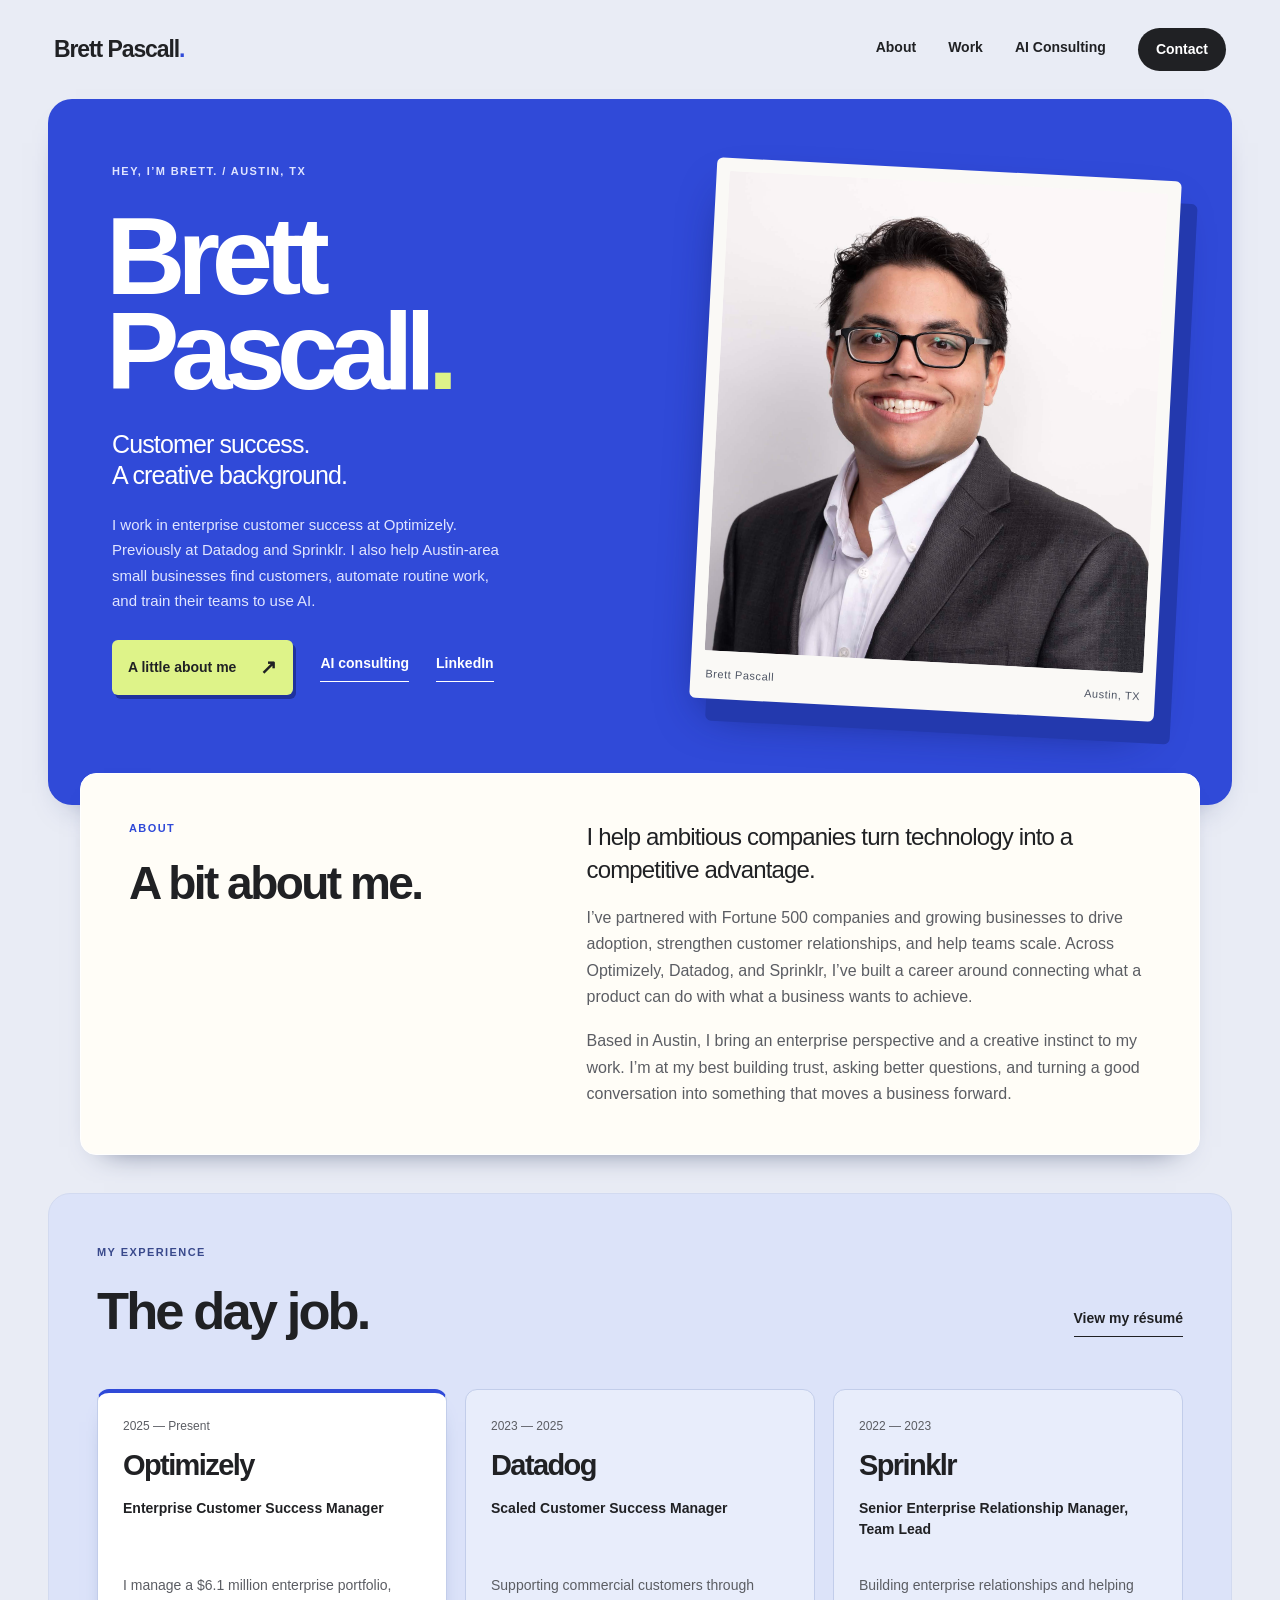
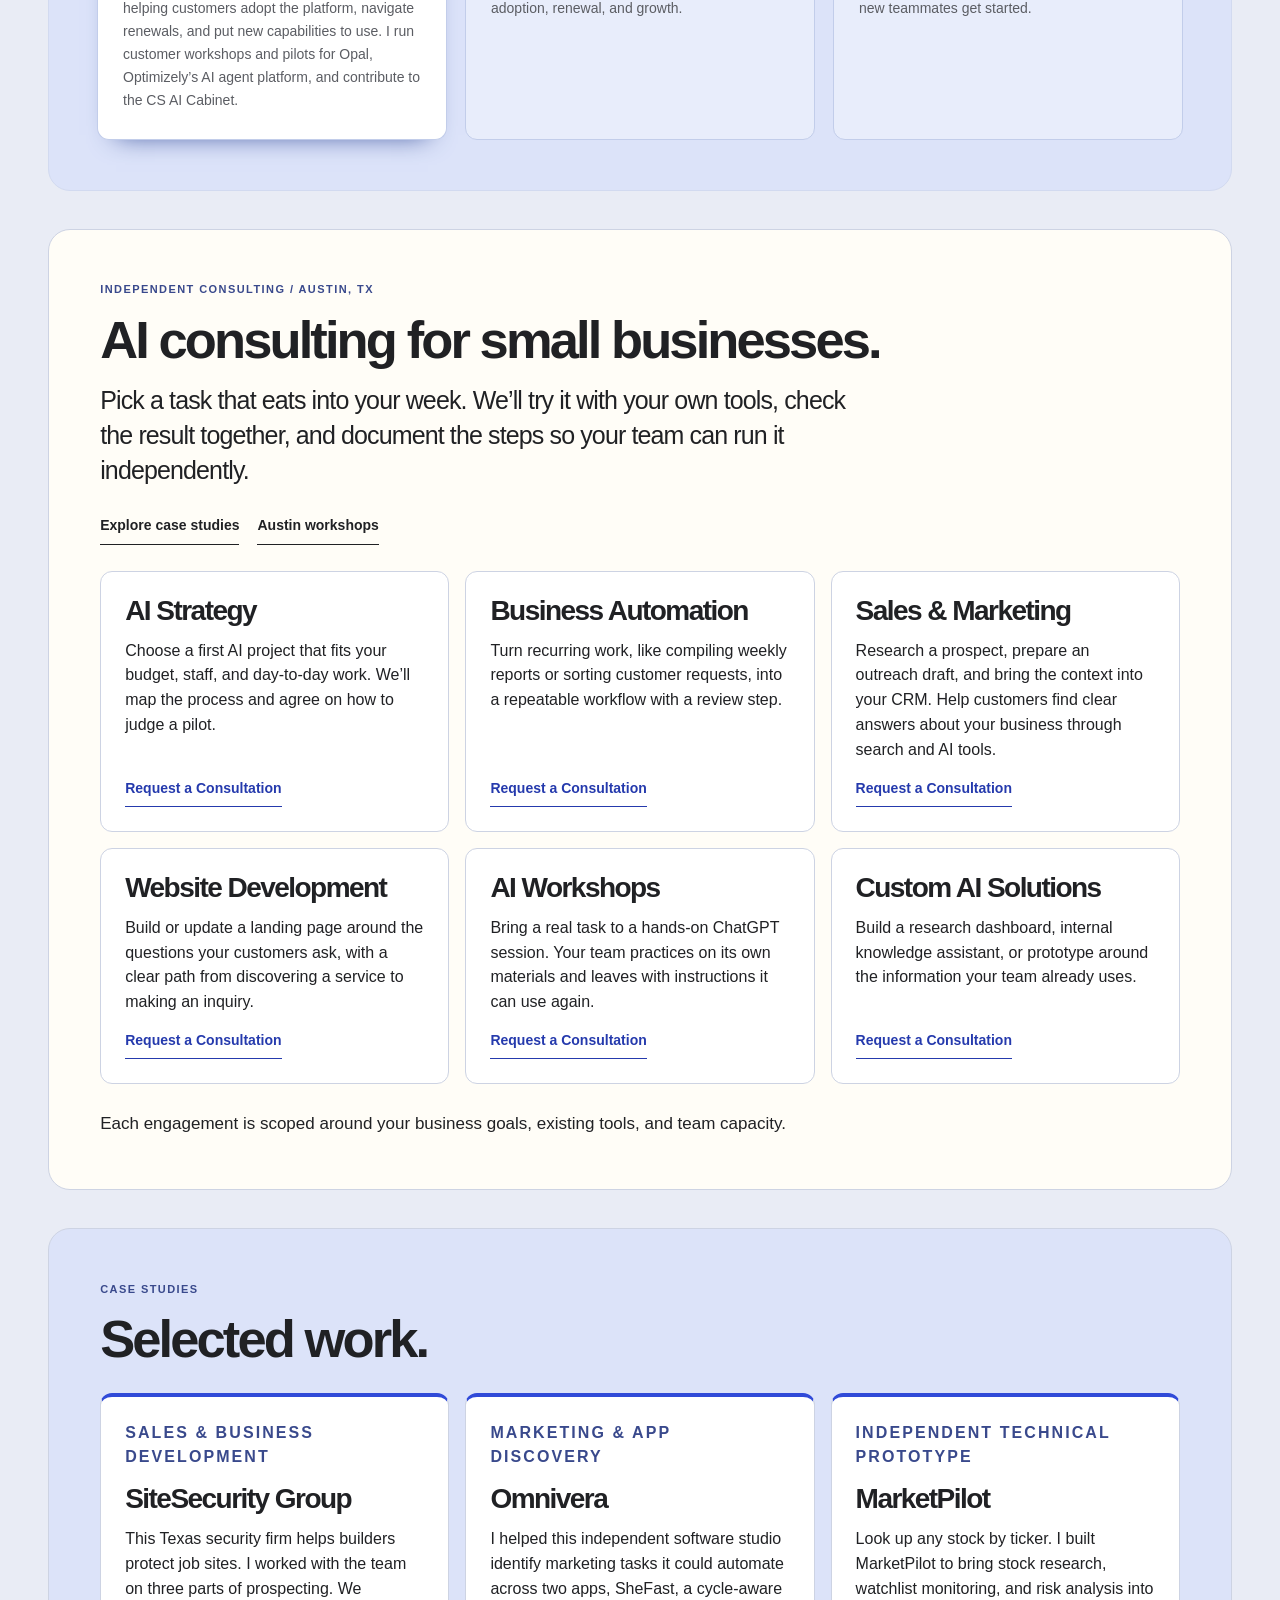
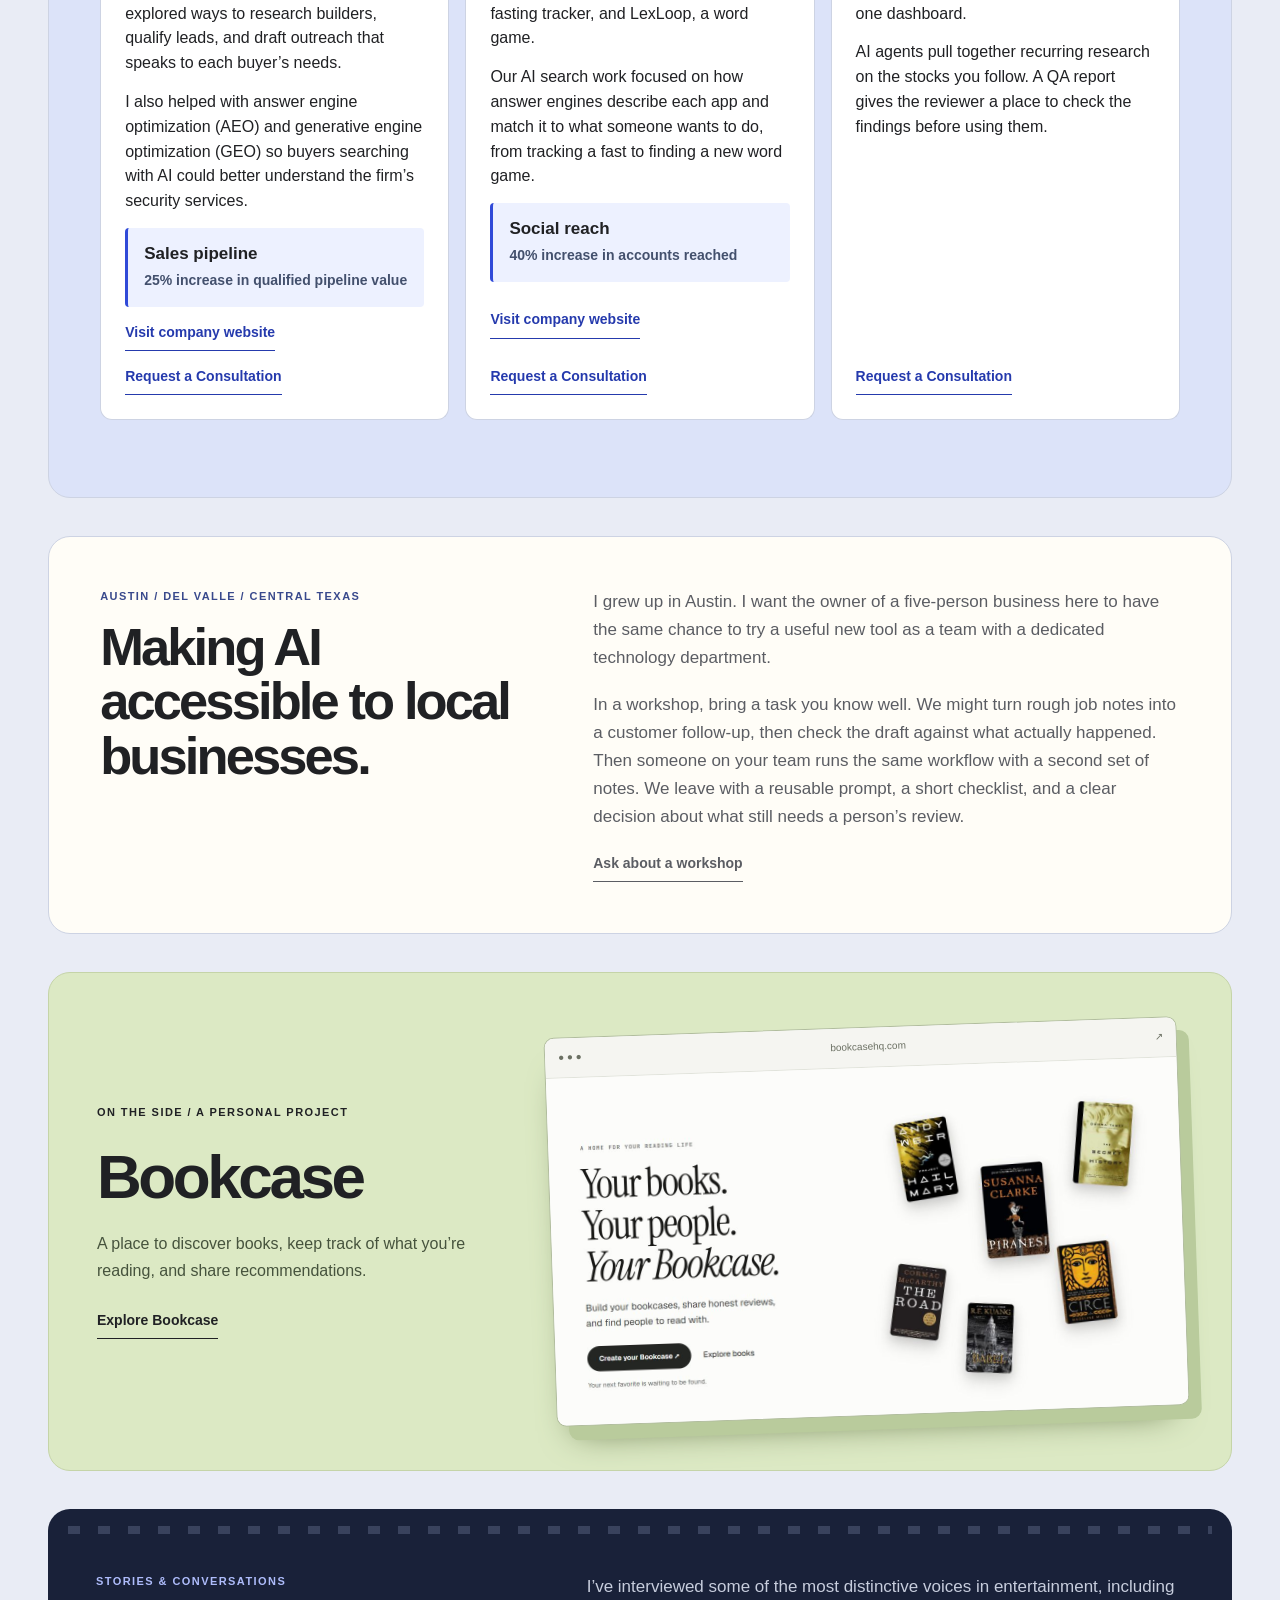
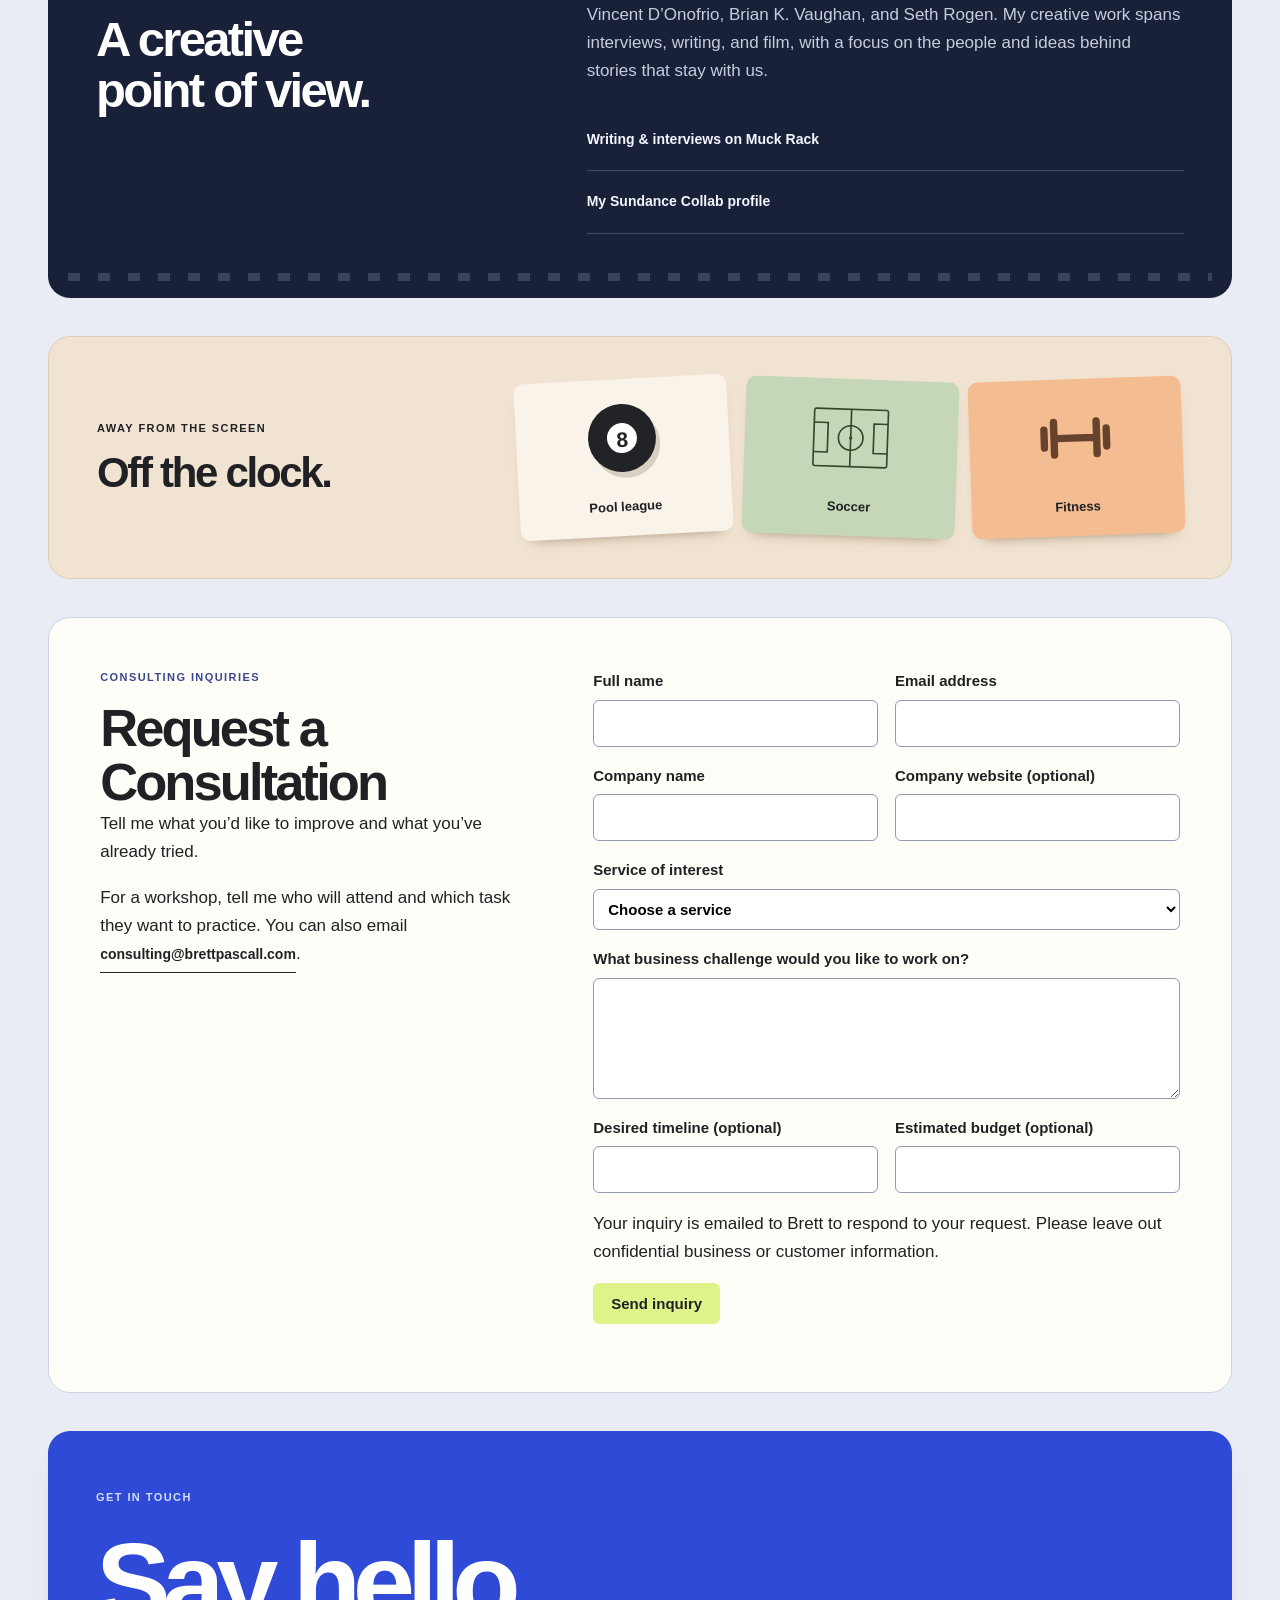
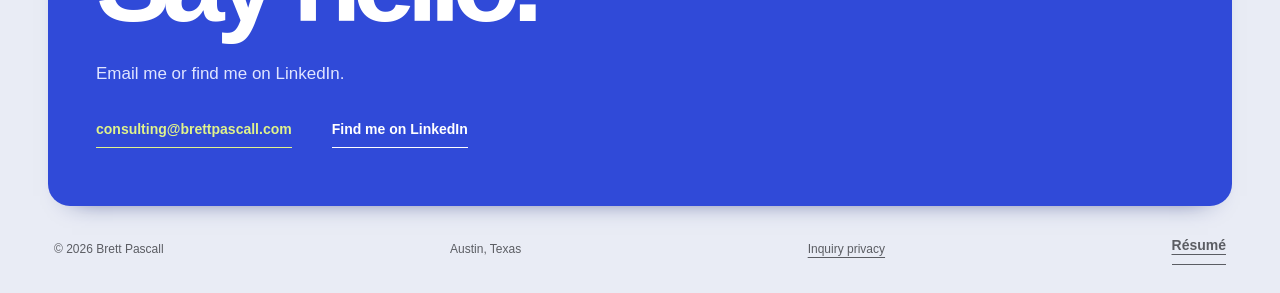
<file: index.html>
<!doctype html>
<html lang="en">
  <head>
    <meta charset="utf-8">
    <meta name="viewport" content="width=device-width, initial-scale=1">
    <title>Brett Pascall | Austin AI Consulting &amp; Customer Success</title>
    <meta name="description" content="Brett Pascall helps Austin-area small businesses put AI to work through hands-on ChatGPT workshops, sales and marketing workflows, and custom research tools.">
    <link rel="canonical" href="https://brettpascall.com/">
    <meta property="og:title" content="Brett Pascall | Austin AI Consulting &amp; Customer Success">
    <meta property="og:description" content="Brett Pascall helps Austin-area small businesses put AI to work through hands-on ChatGPT workshops, sales and marketing workflows, and custom research tools.">
    <meta property="og:type" content="website">
    <meta property="og:url" content="https://brettpascall.com/">
    <meta property="og:image" content="https://brettpascall.com/assets/brett-pascall.jpg">
    <meta name="twitter:card" content="summary_large_image">
    <link rel="icon" href="data:image/svg+xml,%3Csvg xmlns='http://www.w3.org/2000/svg' viewBox='0 0 64 64'%3E%3Crect width='64' height='64' rx='14' fill='%231d1b18'/%3E%3Ctext x='32' y='39' text-anchor='middle' font-family='Georgia,serif' font-size='24' fill='%23fff'%3EBP%3C/text%3E%3C/svg%3E">
    <link rel="stylesheet" href="styles.css?v=20261107d">
    <link rel="stylesheet" href="depth.css?v=20261107d">
  <style>
.addition{background:#fffdf7;border:1px solid var(--line);border-radius:22px;margin:38px 0;padding:clamp(24px,4vw,52px)}.addition .eyebrow{color:#39498c;margin-bottom:15px}.addition h2{max-width:850px}.addition .lead{max-width:770px;margin:16px 0 26px}.tiles{display:grid;grid-template-columns:repeat(3,minmax(0,1fr));gap:16px;margin:26px 0}.tile{background:white;border:1px solid var(--line);border-radius:12px;padding:24px;display:flex;flex-direction:column;align-items:flex-start;gap:14px}.tile h3{font-size:28px}.tile p{font-size:16px;line-height:1.55}.tile .text-link{margin-top:auto;color:#253aad}.cases{background:#dce3f9}.cases .tile{border-top:4px solid var(--blue)}.tile details{width:100%}summary{cursor:pointer;font-weight:650}details p{padding:12px 0;font-size:16px}.cta{display:inline-block;border:0;border-radius:6px;background:#def389;color:#202124;padding:12px 18px;font:600 15px Arial;cursor:pointer}.form{display:grid;grid-template-columns:1fr 1fr;gap:17px}.form label{display:grid;gap:6px;font-weight:600;font-size:15px}.form input,.form select,.form textarea{font:inherit;width:100%;min-width:0;background:white;border:1px solid #909ab1;border-radius:6px;padding:10px}.wide{grid-column:1/-1}.review{padding:18px 0;color:#444c61}.review blockquote{margin:12px 0;border-left:3px solid var(--blue);padding-left:18px}.subnav{display:flex;gap:18px;flex-wrap:wrap;margin:18px 0}.site-footer{flex-wrap:wrap}.form button{justify-self:start}.contact a{overflow-wrap:anywhere}@media(max-width:810px){.tiles{grid-template-columns:1fr 1fr}}@media(max-width:650px){.tiles,.form{grid-template-columns:1fr}.site-nav{flex-wrap:wrap;gap:8px}.site-nav nav{flex-wrap:wrap;gap:14px}.addition{margin:22px 0}.site-nav nav a{font-size:14px}.contact-links{flex-wrap:wrap}}
.case-result{width:100%;padding:15px 16px;background:#edf1ff;border-left:3px solid var(--blue);border-radius:4px}.case-result h4{margin:0 0 5px;font-size:17px;line-height:1.3}.case-result p{font-size:14px;color:#43506d}.cases .tile .eyebrow{margin:0}.cases .tile p+p{margin-top:0}</style>
<script type="application/ld+json">{"@context":"https://schema.org","@type":"ProfilePage","mainEntity":{"@type":"Person","name":"Brett Pascall","url":"https://brettpascall.com/","sameAs":["https://www.linkedin.com/in/brett-pascall/"],"knowsAbout":["AI workshops","Business automation","Customer success"]}}</script></head>
<body><div id="app"><a class="skip-link" href="#main">Skip to content</a><header class="site-nav"><a class="brand" href="#main">Brett Pascall<span class="brand-dot">.</span></a><nav aria-label="Primary navigation"><a href="#about">About</a><a href="#work">Work</a><a href="#consulting">AI Consulting</a><a href="#contact">Contact</a></nav></header><main id="main" tabindex="-1"><section class="hero"><div class="hero-copy"><p class="eyebrow">Hey, I’m Brett. / Austin, TX</p><h1>Brett<br>Pascall<span class="accent">.</span></h1><p class="hero-intro">Customer success.<br class="desktop-break"> A creative background.</p><p class="hero-note">I work in enterprise customer success at Optimizely. Previously at Datadog and Sprinklr. I also help Austin-area small businesses find customers, automate routine work, and train their teams to use AI.</p><div class="hero-links"><a class="text-link" href="#about">A little about me <span>↗</span></a><a class="text-link" href="#consulting">AI consulting</a><a class="text-link" href="https://www.linkedin.com/in/brett-pascall/">LinkedIn</a></div></div><figure class="portrait"><img src="assets/brett-pascall.jpg" alt="Brett Pascall smiling in a charcoal jacket and white shirt"><figcaption>Brett Pascall <span>Austin, TX</span></figcaption></figure></section>
<section class="section section-grid" id="about"><div><p class="eyebrow">About</p><h2>A bit about me.</h2></div><div class="prose"><p class="lead">I help ambitious companies turn technology into a competitive advantage.</p><p>I’ve partnered with Fortune 500 companies and growing businesses to drive adoption, strengthen customer relationships, and help teams scale. Across Optimizely, Datadog, and Sprinklr, I’ve built a career around connecting what a product can do with what a business wants to achieve.</p><p>Based in Austin, I bring an enterprise perspective and a creative instinct to my work. I’m at my best building trust, asking better questions, and turning a good conversation into something that moves a business forward.</p></div></section>
<section class="section section-grid" id="work"><div><p class="eyebrow">My experience</p><h2>The day job.</h2><a class="text-link" href="#/resume">View my résumé</a></div><div class="experience-list"><article class="job"><div class="job-heading"><h3>Optimizely</h3><span>2025 — Present</span></div><p class="job-role">Enterprise Customer Success Manager</p><p>I manage a $6.1 million enterprise portfolio, helping customers adopt the platform, navigate renewals, and put new capabilities to use. I run customer workshops and pilots for Opal, Optimizely’s AI agent platform, and contribute to the CS AI Cabinet.</p></article><article class="job"><div class="job-heading"><h3>Datadog</h3><span>2023 — 2025</span></div><p class="job-role">Scaled Customer Success Manager</p><p>Supporting commercial customers through adoption, renewal, and growth.</p></article><article class="job"><div class="job-heading"><h3>Sprinklr</h3><span>2022 — 2023</span></div><p class="job-role">Senior Enterprise Relationship Manager, Team Lead</p><p>Building enterprise relationships and helping new teammates get started.</p></article></div></section>
<section id="consulting" class="addition"><p class="eyebrow">Independent consulting / Austin, TX</p><h2>AI consulting for small businesses.</h2><p class="lead">Pick a task that eats into your week. We’ll try it with your own tools, check the result together, and document the steps so your team can run it independently.</p><div class="subnav"><a class="text-link" href="#cases">Explore case studies</a><a class="text-link" href="#community">Austin workshops</a></div><div class="tiles"><article class="tile"><h3>AI Strategy</h3><p>Choose a first AI project that fits your budget, staff, and day-to-day work. We’ll map the process and agree on how to judge a pilot.</p><a href="#inquiry" class="text-link" data-service="AI Strategy">Request a Consultation</a></article><article class="tile"><h3>Business Automation</h3><p>Turn recurring work, like compiling weekly reports or sorting customer requests, into a repeatable workflow with a review step.</p><a href="#inquiry" class="text-link" data-service="Business Automation">Request a Consultation</a></article><article class="tile"><h3>Sales & Marketing</h3><p>Research a prospect, prepare an outreach draft, and bring the context into your CRM. Help customers find clear answers about your business through search and AI tools.</p><a href="#inquiry" class="text-link" data-service="Sales & Marketing">Request a Consultation</a></article><article class="tile"><h3>Website Development</h3><p>Build or update a landing page around the questions your customers ask, with a clear path from discovering a service to making an inquiry.</p><a href="#inquiry" class="text-link" data-service="Website Development">Request a Consultation</a></article><article class="tile"><h3>AI Workshops</h3><p>Bring a real task to a hands-on ChatGPT session. Your team practices on its own materials and leaves with instructions it can use again.</p><a href="#inquiry" class="text-link" data-service="AI Workshops">Request a Consultation</a></article><article class="tile"><h3>Custom AI Solutions</h3><p>Build a research dashboard, internal knowledge assistant, or prototype around the information your team already uses.</p><a href="#inquiry" class="text-link" data-service="Custom AI Solutions">Request a Consultation</a></article></div><p>Each engagement is scoped around your business goals, existing tools, and team capacity.</p></section>
<section id="cases" class="addition cases" aria-labelledby="case-heading"><p class="eyebrow">Case studies</p><h2 id="case-heading">Selected work.</h2>
<div class="tiles">
<article class="tile"><p class="eyebrow">Sales &amp; business development</p><h3>SiteSecurity Group</h3>
<p>This Texas security firm helps builders protect job sites. I worked with the team on three parts of prospecting. We explored ways to research builders, qualify leads, and draft outreach that speaks to each buyer’s needs.</p>
<p>I also helped with answer engine optimization (AEO) and generative engine optimization (GEO) so buyers searching with AI could better understand the firm’s security services.</p>
<div class="case-result"><h4>Sales pipeline</h4><p><strong>25% increase in qualified pipeline value</strong></p></div>
<a class="text-link" href="https://sitesecurity.group/">Visit company website</a><a href="#inquiry" class="text-link">Request a Consultation</a></article>
<article class="tile"><p class="eyebrow">Marketing &amp; app discovery</p><h3>Omnivera</h3>
<p>I helped this independent software studio identify marketing tasks it could automate across two apps, SheFast, a cycle-aware fasting tracker, and LexLoop, a word game.</p>
<p>Our AI search work focused on how answer engines describe each app and match it to what someone wants to do, from tracking a fast to finding a new word game.</p>
<div class="case-result"><h4>Social reach</h4><p><strong>40% increase in accounts reached</strong></p></div>
<a class="text-link" href="https://omniverahq.com/">Visit company website</a><a href="#inquiry" class="text-link">Request a Consultation</a></article>
<article class="tile"><p class="eyebrow">Independent technical prototype</p><h3>MarketPilot</h3>
<p>Look up any stock by ticker. I built MarketPilot to bring stock research, watchlist monitoring, and risk analysis into one dashboard.</p>
<p>AI agents pull together recurring research on the stocks you follow. A QA report gives the reviewer a place to check the findings before using them.</p>
<a href="#inquiry" class="text-link">Request a Consultation</a></article>
</div></section>
<section id="community" class="addition section-grid"><div><p class="eyebrow">Austin / Del Valle / Central Texas</p><h2>Making AI accessible to local businesses.</h2></div><div class="prose"><p>I grew up in Austin. I want the owner of a five-person business here to have the same chance to try a useful new tool as a team with a dedicated technology department.</p><p>In a workshop, bring a task you know well. We might turn rough job notes into a customer follow-up, then check the draft against what actually happened. Then someone on your team runs the same workflow with a second set of notes. We leave with a reusable prompt, a short checklist, and a clear decision about what still needs a person’s review.</p><p><a class="text-link" href="#inquiry" data-service="AI Workshops">Ask about a workshop</a></p></div></section>
<section id="projects" class="section section-grid"><div class="project-copy"><p class="eyebrow">On the side / A personal project</p><h2>Bookcase</h2><p>A place to discover books, keep track of what you’re reading, and share recommendations.</p><a class="text-link" href="https://bookcasehq.com/">Explore Bookcase</a></div><a href="https://bookcasehq.com/" class="project-preview"><div class="browser-bar"><span>● ● ●</span><span>bookcasehq.com</span><span>↗</span></div><img src="assets/bookcase-preview.jpg" alt="Bookcase homepage with book covers"></a></section>
<section id="media" class="section section-grid"><div><p class="eyebrow">Stories & conversations</p><h2>A creative<br>point of view.</h2></div><div class="prose"><p>I’ve interviewed some of the most distinctive voices in entertainment, including Vincent D’Onofrio, Brian K. Vaughan, and Seth Rogen. My creative work spans interviews, writing, and film, with a focus on the people and ideas behind stories that stay with us.</p><div class="profile-links"><a class="text-link" href="https://muckrack.com/brett-pascall/articles">Writing & interviews on Muck Rack</a><a class="text-link" href="https://collab.sundance.org/people/Brett-Pascall-1617246437">My Sundance Collab profile</a></div></div></section>
<section class="section section-grid outside"><div><p class="eyebrow">Away from the screen</p><h2>Off the clock.</h2></div><ul class="hobbies"><li class="hobby hobby--pool"><span class="pool-ball"><span>8</span></span><span>Pool league</span></li><li class="hobby hobby--soccer"><svg class="soccer-mark" viewBox="0 0 100 80" fill="none" aria-hidden="true"><rect x="5" y="5" width="90" height="70" rx="2"/><path d="M50 5v70M5 22h17v36H5m90-36H78v36h17"/><circle cx="50" cy="40" r="15"/><circle cx="50" cy="40" r="2" fill="currentColor" stroke="none"/></svg><span>Soccer</span></li><li class="hobby hobby--fitness"><svg class="fitness-mark" viewBox="0 0 100 80" fill="none" aria-hidden="true"><path d="M28 40h44M12 29v22m12-31v40m52-40v40m12-31v22"/></svg><span>Fitness</span></li></ul></section>
<section id="inquiry" class="addition section-grid"><div><p class="eyebrow">Consulting inquiries</p><h2>Request a Consultation</h2><p>Tell me what you’d like to improve and what you’ve already tried.</p><p>For a workshop, tell me who will attend and which task they want to practice. You can also email <a class="text-link" href="mailto:consulting@brettpascall.com">consulting@brettpascall.com</a>.</p></div><form class="form" action="/api/consultation" method="post"><label hidden style="display:none">Fax<input name="fax" tabindex="-1" autocomplete="off"></label><label>Full name<input name="name" maxlength="120" autocomplete="name" type="text" required></label><label>Email address<input name="email" maxlength="254" autocomplete="email" type="email" required></label><label>Company name<input name="company" maxlength="180" autocomplete="organization" type="text" required></label><label>Company website (optional)<input name="website" maxlength="500" type="url" ></label><label class="wide">Service of interest<select name="service" id="service" required><option value="">Choose a service</option><option>AI Strategy</option><option>Business Automation</option><option>Sales & Marketing</option><option>Website Development</option><option>AI Workshops</option><option>Custom AI Solutions</option><option>General Consulting</option><option>Community Partnerships</option><option>Other</option></select></label><label class="wide">What business challenge would you like to work on?<textarea name="challenge" maxlength="4000" rows="4" required></textarea></label><label>Desired timeline (optional)<input name="timeline" maxlength="120" type="text" ></label><label>Estimated budget (optional)<input name="budget" maxlength="120" type="text" ></label><p class="wide" id="privacy">Your inquiry is emailed to Brett to respond to your request. Please leave out confidential business or customer information.</p><button class="cta wide" type="submit">Send inquiry</button><p class="wide" id="status" role="status"></p></form></section><section id="contact" class="contact"><p class="eyebrow">Get in touch</p><h2>Say hello.</h2><p>Email me or find me on LinkedIn.</p><div class="contact-links"><a class="text-link" href="mailto:consulting@brettpascall.com">consulting@brettpascall.com</a><a class="text-link" href="https://www.linkedin.com/in/brett-pascall/">Find me on LinkedIn</a></div></section>
</main><footer class="site-footer"><span>© 2026 Brett Pascall</span><span>Austin, Texas</span><a href="#privacy">Inquiry privacy</a><a class="text-link" href="#/resume">Résumé</a></footer></div>
<script>const legacyRoute = () => /^#\/(resume|writing)(?:[/?]|$)/.test(location.hash);
const startedOnLegacyPage = legacyRoute();
addEventListener('hashchange', () => {
  if (legacyRoute() !== startedOnLegacyPage) location.reload();
  else scrollToLegacySection();
});
function scrollToLegacySection() {
  if (location.hash.startsWith('#/?')) {
    const section = new URLSearchParams(location.hash.slice(3)).get('section');
    document.getElementById(section)?.scrollIntoView();
  }
}
if (startedOnLegacyPage) {
  for (const file of ['js/data.js?v=20261107d','js/site.js?v=20261108-resume']) {
    const script = document.createElement('script');
    script.async = false;
    script.src = file;
    document.body.append(script);
  }
} else {
  scrollToLegacySection();
  const form = document.querySelector('form.form');
  for (const a of document.querySelectorAll('[data-service]')) {
    a.addEventListener('click',()=>{ form.elements.service.value = a.dataset.service; });
  }
  form.addEventListener('submit', async event => {
    event.preventDefault();
    const button = form.querySelector('button[type=submit]');
    if (button.disabled) return;
    button.disabled = true;
    const status = document.getElementById('status');
    status.textContent = 'Sending your inquiry…';
    try {
      const response = await fetch(form.action, {method:'POST', body:new URLSearchParams(new FormData(form))});
      if (!response.headers.get('Content-Type')?.startsWith('text/plain')) throw Error('Unexpected response');
      status.textContent = await response.text();
      if (response.ok) form.reset();
    } catch {
      status.textContent = 'Delivery could not be confirmed. Please email consulting@brettpascall.com directly.';
    } finally { button.disabled = false; }
  });
}
</script></body></html>
</file>
<file: styles.css>
@charset "UTF-8";
:root {
  --paper: #faf9f6;
  --ink: #202124;
  --muted: #5b5d63;
  --blue: #304ad8;
  --green: var(--blue);
  --line: #d8d9dd;
  --sans: 'Arial', 'Helvetica Neue', sans-serif;
}
* { box-sizing: border-box; }
html { scroll-behavior: smooth; scroll-padding-top: 30px; }
body { margin: 0; background: var(--paper); color: var(--ink); font: 17px/1.65 var(--sans); -webkit-font-smoothing: antialiased; }
a { color: inherit; text-decoration: none; }
a:focus-visible { outline: 3px solid #ec9b30; outline-offset: 6px; }
::selection { background: #e0f288; color: #202124; }
h1,h2,h3,p,figure { margin: 0; }
h1,h2,h3 { font-weight: 700; letter-spacing: -.055em; line-height: 1.04; }
h2 { font-size: clamp(38px,4.1vw,58px); }
p+p { margin-top: 18px; }
main,.site-nav,.site-footer { width: min(1280px,calc(100% - 96px)); margin-inline: auto; }
.site-nav { display: flex; align-items: center; justify-content: space-between; padding: 27px 0; }
.brand { font-size: 23px; font-weight: 750; letter-spacing: -1.1px; }
.brand-dot { color: var(--blue); }
.site-nav nav { display: flex; gap: 32px; font-size: 14px; font-weight: 600; }
.site-nav nav a { padding-block: 8px; }
.site-nav nav a:hover { color: var(--blue); }
.skip-link { position: fixed; top: -100px; left: 20px; background: var(--paper); z-index: 10; padding: 10px; }
.skip-link:focus { top: 15px; }
.eyebrow { font-size: 11px; font-weight: 600; letter-spacing: .13em; text-transform: uppercase; line-height: 1.5; margin-bottom: 24px; }
.hero { background: var(--blue); color: white; display: grid; grid-template-columns: 1.13fr 1fr; gap: 48px; padding: 56px 56px 36px; align-items: center; }
.hero-copy { padding-bottom: 22px; }
.hero .eyebrow { color: #dfe4ff; margin-bottom: 28px; }
.hero h1 { font-size: clamp(70px,8.6vw,122px); line-height: .87; letter-spacing: -.075em; margin: 0 0 30px -6px; }
.accent { color: #def389; }
.hero-intro { font-size: 25px; font-weight: 500; line-height: 1.25; letter-spacing: -.035em; }
.hero-note { color: #e0e5ff; font-size: 15px; max-width: 400px; line-height: 1.7; margin-top: 20px; }
.hero-links { display: flex; align-items: center; gap: 27px; flex-wrap: wrap; margin-top: 26px; }
.text-link { display: inline-flex; align-items: center; justify-content: space-between; gap: 24px; font-size: 14px; font-weight: 600; padding-bottom: 6px; border-bottom: 1px solid currentColor; }
.text-link span { font-size: 20px; transition: transform .18s; }
.text-link:hover span { transform: translate(3px,-3px); }
.hero-links .text-link:first-child { background: #def389; color: #202124; border: 0; padding: 11px 16px; }
.portrait { align-self: stretch; display: flex; flex-direction: column; justify-content: center; }
.portrait img { width: 100%; height: 520px; object-fit: cover; object-position: 55% center; display: block; border-radius: 180px 180px 0 0; }
.portrait figcaption { display: flex; justify-content: space-between; padding-top: 12px; font-size: 10px; color: #e0e5ff; letter-spacing: .05em; }
.section { padding: 72px 0; border-bottom: 1px solid var(--line); }
.section-grid { display: grid; grid-template-columns: 1fr 1.42fr; gap: 80px; }
.section h2 { margin-bottom: 24px; }
.prose { color: var(--muted); }
.prose .lead,.lead { color: var(--ink); font-size: 25px; line-height: 1.4; font-weight: 500; letter-spacing: -.035em; }
#about .eyebrow { color: var(--blue); }
#work { grid-template-columns: 1fr; gap: 28px; }
#work>div:first-child { position: relative; }
#work>div:first-child>.text-link { position: absolute; bottom: 26px; right: 0; }
.experience-list { display: grid; grid-template-columns: repeat(3,1fr); gap: 36px; }
.job { border-top: 2px solid var(--ink); padding: 24px 0 0; }
.job-heading { display: flex; flex-direction: column-reverse; gap: 14px; }
.job h3 { font-size: 30px; }
.job-heading>span { font-size: 12px; color: var(--muted); }
.job .job-role { color: var(--ink); font-size: 14px; font-weight: 600; margin-top: 17px; line-height: 1.5; min-height: 44px; }
.job p { font-size: 15px; color: var(--muted); margin-top: 14px; }
#projects { background: #e7eedb; margin-top: 56px; border: none; padding: 48px; grid-template-columns: .9fr 1.45fr; gap: 55px; }
#projects h2 { margin: 0; }
.bookcase { padding: 0; }
.bookcase>.eyebrow { display: none; }
.bookcase h3 { font-size: 48px; }
.bookcase p { color: #4e5747; font-size: 16px; margin-top: 18px; max-width: 550px; }
.bookcase .text-link { margin-top: 23px; }
#media { border-bottom: none; }
.profile-links { display: flex; flex-direction: column; align-items: stretch; gap: 0; margin-top: 24px; }
.profile-links .text-link { padding: 19px 0; border-color: var(--line); }
.profile-links .text-link:hover { color: var(--blue); }
.outside { background: #f2e9de; padding: 40px 48px; border: none; align-items: center; }
.outside .eyebrow { margin-bottom: 14px; }
.outside h2 { font-size: 42px; margin: 0; }
.outside .lead { font-size: 28px; }
.contact { padding: 85px 0 70px; }
.contact .eyebrow { color: var(--blue); }
.contact h2 { font-size: clamp(65px,10vw,128px); line-height: .95; letter-spacing: -.075em; color: var(--blue); }
.contact p:not(.eyebrow) { margin-top: 24px; color: var(--muted); }
.contact-links { display: flex; gap: 40px; flex-wrap: wrap; margin-top: 30px; }
.site-footer { border-top: 1px solid var(--line); display: flex; align-items: center; justify-content: space-between; gap: 20px; padding: 24px 0; font-size: 12px; color: var(--muted); }
.site-footer a { text-decoration: underline; text-underline-offset: 4px; }
.page { padding: 55px 0 80px; min-height: 65vh; }
.page h1 { font-size: clamp(48px,7vw,80px); margin: 25px 0; }
.page__header>p { max-width: 760px; color: var(--muted); }
.page__crumb { font-size: 13px; }
.page__crumb a { text-decoration: underline; }
.resume-contact { display: flex; gap: 25px; margin-top: 20px; font-size: 14px; }
.resume-contact a { text-decoration: underline; }
.resume-section { margin-top: 50px; border-top: 1px solid var(--line); padding-top: 35px; }
.resume-section h2 { font-size: 34px; margin-bottom: 25px; }
.resume-job { padding: 26px 0; border-bottom: 1px solid var(--line); display: grid; grid-template-columns: 1fr auto; gap: 20px; }
.resume-job h3 { font-size: 22px; letter-spacing: -.025em; }
.resume-job p { color: var(--blue); }
.resume-job__meta { display: flex; flex-direction: column; font-size: 13px; color: var(--muted); text-align: right; }
.resume-job ul { grid-column: 1/-1; color: var(--muted); padding-left: 20px; margin: 0; font-size: 16px; }
.resume-job li+li { margin-top: 10px; }
.resume-grid { display: grid; grid-template-columns: 1fr 1fr; gap: 40px; }
.resume-card+.resume-card { margin-top: 20px; }
.resume-card h3,.resume-skills h3 { font-size: 18px; line-height: 1.4; letter-spacing: -.025em; }
.resume-card p,.resume-skills p { font-size: 15px; color: var(--muted); }
.resume-skills { display: grid; grid-template-columns: repeat(3,1fr); gap: 30px; }
.page--post { max-width: 760px; }
.page--post h1 { font-size: 56px; }
.page--post .prose { margin-top: 40px; }
.page>.lead { margin-bottom: 25px; }
#main:focus { outline: none; }
@media (max-width: 1000px) {
  main,.site-nav,.site-footer { width: calc(100% - 64px); }
  .hero { padding: 36px 32px 26px; gap: 30px; }
  .hero h1 { font-size: 88px; }
  .portrait img { height: 480px; }
  .hero-intro { font-size: 22px; }
  .section-grid { gap: 45px; }
  .experience-list { gap: 24px; }
  .job h3 { font-size: 26px; }
}
@media (max-width: 720px) {
  main,.site-nav,.site-footer { width: calc(100% - 40px); }
  .site-nav { padding: 21px 0; }
  .brand { font-size: 20px; }
  .site-nav nav { gap: 16px; font-size: 12px; }
  .hero { grid-template-columns: 1fr; gap: 28px; padding: 32px 26px 22px; }
  .hero-copy { padding: 0; }
  .hero h1 { font-size: clamp(64px,17vw,106px); margin-left: -3px; margin-bottom: 26px; }
  .hero .eyebrow { font-size: 10px; margin-bottom: 25px; }
  .hero-intro { font-size: 24px; }
  .hero-note { max-width: none; font-size: 15px; }
  .hero-links { gap: 22px; }
  .hero-links .text-link { font-size: 12px; gap: 12px; }
  .portrait img { height: auto; aspect-ratio: 1; border-radius: 150px 150px 0 0; object-position: 55% 35%; }
  .section { padding: 44px 0; }
  .section-grid { grid-template-columns: 1fr; gap: 13px; }
  .section h2 { font-size: 39px; margin-bottom: 17px; }
  .section h2 br { display: none; }
  .section .eyebrow { margin-bottom: 15px; }
  .prose .lead { font-size: 23px; }
  #work { gap: 25px; }
  #work>div:first-child>.text-link { position: static; margin-top: 6px; }
  .experience-list { grid-template-columns: 1fr; gap: 30px; }
  .job { padding-top: 19px; }
  .job-heading { flex-direction: row; align-items: baseline; justify-content: space-between; }
  .job-heading>span { font-size: 11px; }
  .job h3 { font-size: 28px; }
  .job .job-role { min-height: 0; margin-top: 12px; }
  #projects { grid-template-columns: 1fr; margin-top: 25px; padding: 30px 26px; gap: 24px; }
  .bookcase h3 { font-size: 40px; }
  .bookcase p { font-size: 15px; }
  .profile-links .text-link { font-size: 13px; gap: 15px; }
  .outside { padding: 30px 26px; gap: 18px; }
  .outside .lead { font-size: 25px; }
  .contact { padding: 55px 0 45px; }
  .contact h2 { font-size: clamp(58px,16vw,90px); }
  .contact-links { flex-direction: column; align-items: flex-start; gap: 22px; }
  .site-footer { font-size: 11px; gap: 10px; }
  .site-footer span:nth-child(2) { display: none; }
  .page { padding-top: 30px; }
  .resume-job { grid-template-columns: 1fr; gap: 12px; }
  .resume-job__meta { text-align: left; }
  .resume-job ul { grid-column: auto; }
  .resume-grid,.resume-skills { grid-template-columns: 1fr; }
  .page--post h1 { font-size: 42px; }
}
@media (prefers-reduced-motion: reduce) { html { scroll-behavior: auto; } * { transition: none!important; } }
@media print { body { background: #fff; font-size: 11pt; } .site-nav,.site-footer,.skip-link,.page__crumb { display: none; } .page { padding: 0; margin: 0; width: 100%; } .resume-section { margin-top: 22px; padding-top: 15px; } .resume-job { break-inside: avoid; } .resume-job li { font-size: 10pt; } .page h1 { font-size: 30pt; } }
</file>
<file: depth.css>
/* Layered surfaces carry the blue palette through the whole homepage. */
:root { --paper: #e9ecf5; --line: #cdd3e3; }
body { background: var(--paper); }
.site-nav { padding: 28px 6px; }
.site-nav nav a:last-child { background: var(--ink); color: #fff; padding: 10px 18px; border-radius: 30px; }
.hero { position: relative; isolation: isolate; border-radius: 24px; padding: 64px 64px 88px; gap: 65px; box-shadow: 0 16px 36px -28px #182862; }
.hero-copy { position: relative; z-index: 1; }
.hero h1 { font-size: clamp(72px,8.6vw,120px); }
.hero-links .text-link:first-child { border-radius: 6px; box-shadow: 3px 4px 0 #1f329d; transition: transform .18s,box-shadow .18s; }
.hero-links .text-link:first-child:hover { transform: translate(-1px,-2px); box-shadow: 5px 7px 0 #1f329d; }
.portrait { position: relative; padding: 13px 13px 0; background: #faf9f6; border-radius: 6px; transform: rotate(3deg); align-self: center; box-shadow: 17px 22px 0 #2339ae, 0 24px 50px -20px #111c66; }
.portrait img { border-radius: 2px; height: 480px; }
.portrait figcaption { color: #4f5665; padding: 14px 2px 16px; font-size: 11px; }
#about { position: relative; z-index: 2; margin: -32px 32px 0; padding: 46px 48px; background: #fffdf7; border: 1px solid #fff; border-radius: 16px; box-shadow: 0 16px 30px -24px #465172; gap: 60px; }
#about h2 { font-size: 46px; }
#about .lead { font-size: 24px; }
#about .prose>p:not(.lead) { font-size: 16px; }
#work { margin: 38px 0; padding: 50px 48px; background: #dce3f9; border: 1px solid #d2daf0; border-radius: 22px; gap: 26px; }
#work .eyebrow { color: #39498c; }
.experience-list { gap: 18px; align-items: stretch; }
.experience-list .job { border: 1px solid #c2cdea; background: #e8edfb; padding: 27px 25px; border-radius: 12px; }
.experience-list .job:first-child { background: #fff; border-top: 4px solid var(--blue); padding-top: 24px; box-shadow: 0 14px 25px -19px #324b98; }
.experience-list .job h3 { font-size: 29px; }
.experience-list .job-role { min-height: 62px; }
.experience-list .job p { font-size: 14px; }
#projects { position: relative; margin: 0; padding: 54px 48px; border: 1px solid #c5d4a8; border-radius: 22px; background: #dce9c4; grid-template-columns: .85fr 1.35fr; gap: 55px; align-items: center; overflow: hidden; }
.project-copy h2 { font-size: 62px; }
.project-copy>p:not(.eyebrow) { font-size: 16px; color: #46533d; margin-top: 22px; }
.project-copy>.text-link { margin-top: 25px; }
.project-preview { display: block; position: relative; background: #fff; border: 1px solid #b1bd9e; border-radius: 10px; transform: rotate(-2deg); box-shadow: 12px 14px 0 #b9cb9c,0 25px 35px -20px #5c6e40; transition: transform .2s; overflow: hidden; }
.project-preview:hover { transform: rotate(0deg) translateY(-4px); }
.browser-bar { display: flex; gap: 14px; align-items: center; padding: 11px 13px; border-bottom: 1px solid #e1e3db; background: #f5f5f1; font-size: 10px; color: #6b7063; }
.browser-dots { letter-spacing: 2px; color: #b7bcaf; font-size: 8px; }
.browser-bar>span:nth-child(2) { flex: 1; text-align: center; }
.project-preview img { display: block; width: 100%; height: auto; }
#media { position: relative; overflow: hidden; background: #192139; color: #fff; border-radius: 22px; margin: 38px 0; padding: 64px 48px; gap: 70px; }
#media::before,#media::after { content: ''; position: absolute; left: 20px; right: 20px; height: 8px; background: repeating-linear-gradient(90deg,#7580a0 0 12px,transparent 12px 30px); opacity: .35; }
#media::before { top: 17px; }
#media::after { bottom: 17px; }
#media .eyebrow { color: #aebcfb; }
#media h2 { font-size: 49px; }
#media .prose { color: #c7cddd; }
#media .profile-links .text-link { color: #f5f6ff; border-color: #414a64; }
#media .profile-links .text-link:hover { color: #dff38a; }
.outside { border-radius: 22px; background: #f1e3d2; padding: 42px 48px; border: 1px solid #e0cdb5; grid-template-columns: .8fr 1.4fr; gap: 40px; }
.hobbies { list-style: none; margin: 0; padding: 0; display: grid; grid-template-columns: repeat(3,1fr); gap: 14px; }
.hobby { display: flex; flex-direction: column; align-items: center; justify-content: space-between; gap: 24px; padding: 25px 12px 19px; border-radius: 10px; font-weight: 600; font-size: 13px; min-width: 0; box-shadow: 0 8px 15px -12px #745d3c; }
.hobby--pool { background: #f9f3e9; transform: rotate(-3deg); }
.hobby--soccer { background: #c5d7b6; transform: rotate(2deg); }
.hobby--fitness { background: #f3bc91; transform: rotate(-2deg); }
.pool-ball { display: grid; place-items: center; width: 68px; height: 68px; background: #222326; border-radius: 50%; box-shadow: 4px 6px 0 #d6cfc2; }
.pool-ball>span { display: grid; place-items: center; width: 30px; height: 30px; border-radius: 50%; background: #fff; color: #222326; font-size: 21px; }
.soccer-mark,.fitness-mark { display: block; width: 82px; height: 68px; stroke: currentColor; stroke-width: 2; color: #34452a; }
.fitness-mark { color: #67432e; stroke-width: 9; stroke-linecap: round; }
.contact { position: relative; background: var(--blue); color: #fff; padding: 58px 48px; margin: 38px 0 0; border-radius: 22px; box-shadow: 0 14px 26px -24px #101f6d; }
.contact .eyebrow { color: #d5ddff; }
.contact h2 { color: #fff; font-size: clamp(65px,9vw,112px); }
.contact p:not(.eyebrow) { color: #e0e5ff; }
.contact .text-link:first-child { color: #e0f38b; }
.site-footer { border: none; padding: 28px 6px; }
.page { background: #fffdf7; padding: 48px; border-radius: 22px; margin-bottom: 20px; }
@media(max-width:1100px) {
  .hero { padding: 48px 40px 75px; gap: 40px; }
  .portrait img { height: 430px; }
  #about { margin-inline: 22px; padding: 38px 32px; gap: 35px; }
  #work,#projects,.outside,.contact { padding: 40px 32px; }
  .experience-list { gap: 12px; }
  .experience-list .job { padding-inline: 18px; }
  .experience-list .job h3 { font-size: 26px; }
  #media { padding: 56px 32px; gap: 40px; }
  #media h2 { font-size: 43px; }
  #projects { gap: 35px; }
}
@media(max-width:850px) and (min-width:721px) {
  .hero h1 { font-size: 80px; }
  .portrait img { height: 390px; }
  .hero-links { gap: 20px; }
  .experience-list { grid-template-columns: 1fr; }
  .experience-list .job-role { min-height: 0; }
  .job-heading { flex-direction: row; justify-content: space-between; align-items: baseline; }
  .outside { grid-template-columns: 1fr; gap: 25px; }
}
@media(max-width:720px) {
  main,.site-nav,.site-footer { width: calc(100% - 28px); }
  .site-nav { padding: 18px 4px; }
  .site-nav nav { gap: 12px; }
  .site-nav nav a:last-child { padding: 8px 12px; }
  .hero { border-radius: 16px; padding: 32px 25px 66px; gap: 32px; }
  .hero h1 { font-size: clamp(64px,17vw,106px); }
  .portrait { margin: 0 6px; padding: 9px 9px 0; box-shadow: 9px 12px 0 #2339ae,0 16px 22px -16px #111c66; }
  .portrait img { height: auto; aspect-ratio: 1.05; border-radius: 2px; }
  .portrait figcaption { font-size: 10px; padding: 11px 2px 13px; }
  #about { margin: -25px 10px 0; padding: 28px 23px; border-radius: 12px; gap: 8px; }
  #about h2 { font-size: 36px; }
  #about .lead { font-size: 22px; }
  #about .prose>p:not(.lead) { font-size: 15px; }
  #work { margin: 24px 0; padding: 30px 22px; border-radius: 16px; gap: 22px; }
  .experience-list { gap: 14px; }
  .experience-list .job { padding: 23px 21px; }
  .experience-list .job:first-child { padding-top: 20px; }
  .experience-list .job-role { min-height: 0; }
  .experience-list .job h3 { font-size: 27px; }
  .job-heading { align-items: flex-start; flex-direction: column-reverse; gap: 10px; }
  #projects { margin: 0; padding: 32px 25px 40px; gap: 30px; border-radius: 16px; grid-template-columns: 1fr; }
  #projects h2 { font-size: 46px; }
  .project-copy>p:not(.eyebrow) { margin-top: 17px; font-size: 15px; }
  .project-preview { box-shadow: 7px 9px 0 #b9cb9c; margin-right: 4px; }
  .browser-bar { padding: 8px 10px; font-size: 9px; }
  #media { margin: 24px 0; padding: 45px 25px; gap: 10px; border-radius: 16px; }
  #media h2 { font-size: 38px; }
  #media .prose { font-size: 15px; }
  .outside { grid-template-columns: 1fr; gap: 28px; padding: 30px 22px; border-radius: 16px; }
  .outside h2 { font-size: 36px; }
  .hobbies { gap: 9px; }
  .hobby { padding: 20px 6px 15px; gap: 20px; font-size: 11px; }
  .pool-ball { width: 48px; height: 48px; }
  .pool-ball>span { width: 25px; height: 25px; font-size: 17px; }
  .soccer-mark,.fitness-mark { width: 58px; height: 48px; }
  .contact { margin-top: 24px; padding: 37px 25px; border-radius: 16px; }
  .contact h2 { font-size: clamp(54px,15vw,85px); }
  .contact-links { gap: 20px; }
  .contact .text-link { font-size: 13px; gap: 14px; }
  .page { padding: 28px 22px; }
}
@media(prefers-reduced-motion:reduce) { .project-preview,.hero-links .text-link { transition: none; } }
@media print { .page { border-radius: 0; padding: 0; width: 100%; background: white; } }
</file>
